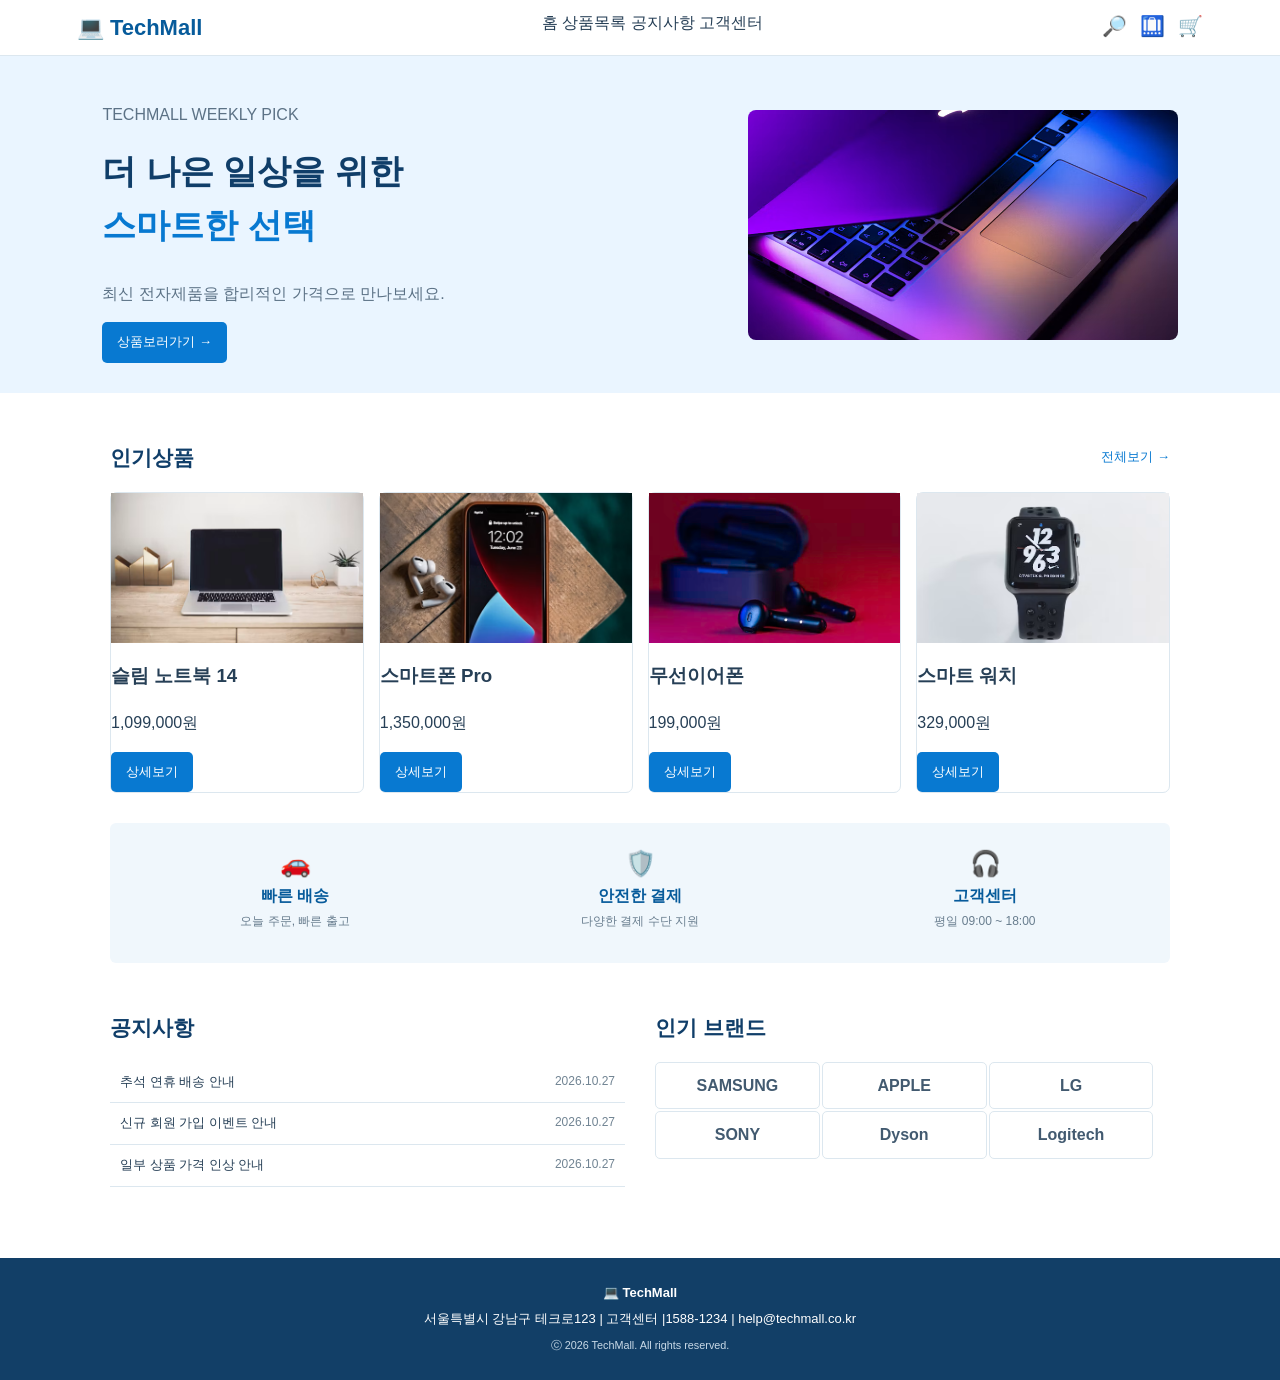
<file: index.html>
<!DOCTYPE html>
<html lang="en">
<head>
    <meta charset="UTF-8">
    <meta name="viewport" content="width=device-width, initial-scale=1.0">
    <link rel="stylesheet" href="css/style.css">
    <title>Techmall | 전자제품 쇼핑몰</title>
</head>
<body>
    <header>
        <div class="logo">
            <a href="index.html">💻 TechMall</a> <!--윈도우+; 이모지-->
        </div>
        <nav>
        <a href="index.html">홈</a>
        <a href="#">상품목록</a>
        <a href="board.html">공지사항</a>
        <a href="#">고객센터</a>
        </nav>
        <div class="header-icons">
            <a href="#">🔎</a>
            <a href="#">🛄</a>
            <a href="#">🛒</a>
        </div>
    </header>
    <main>
        <section class="banner">
            <div class="banner-text">
                <p>TECHMALL WEEKLY PICK</p>
                <h1>더 나은 일상을 위한<br><span>스마트한 선택
                </span></h1>
                <p>최신 전자제품을 합리적인 가격으로 만나보세요.</p>
                <a href="#products" class="button">상품보러가기 →</a>
                <!--앵커추가: #product클릭-> id= product로 이동-->
            </div>
            <img src="img/notebookimg.png" alt="노트북이미지">
        </section>
        <section class="content">
            <div class="section-head">
                <h2>인기상품</h2>
                <a href="#">전체보기 →</a>
            </div>
            <div class="product-list" id="products">
                <article class="product-card">
                    <img src="img/notebook.png" alt="노트북">
                    <div>
                        <h3>슬림 노트북 14</h3>
                        <p class="price">1,099,000원</p>
                        <a href="#" class="button">상세보기</a>
                    </div>
                </article>
                 <article class="product-card">
                    <img src="img/phone.png" alt="스마트폰">
                    <div>
                        <h3>스마트폰 Pro</h3>
                        <p class="price">1,350,000원</p>
                        <a href="#" class="button">상세보기</a>
                    </div>
                </article>
                 <article class="product-card">
                    <img src="img/earphone.png" alt="무선 이어폰">
                    <div>
                        <h3>무선이어폰</h3>
                        <p class="price">199,000원</p>
                        <a href="#" class="button">상세보기</a>
                    </div>               
                </article>
                 <article class="product-card">
                    <img src="img/watch.png" alt="스마트 워치">
                    <div>
                        <h3>스마트 워치</h3>
                        <p class="price">329,000원</p>
                        <a href="#" class="button">상세보기</a>
                    </div>
                </article>
            </div>
        </section>

        <section class="service-list">
            <div>
                <span>🚗</span>
                <b>빠른 배송</b>
                <p>오늘 주문, 빠른 출고</p>
            </div>
            <div>
                <span>🛡️</span>
                <b>안전한 결제</b>
                <p>다양한 결제 수단 지원</p>
            </div>
            <div>
                <span>🎧</span>
                <b>고객센터</b>
                <p>평일 09:00 ~ 18:00</p>
            </div>
        </section>
        <section class="content bottom-content">
            <div>
                <h2>공지사항</h2>
                <ul class ="notice-list">
                    <li><a href="#">추석 연휴 배송 안내</a>
                        <span>2026.10.27</span>
                    </li>
                    <li><a href="#">신규 회원 가입 이벤트 안내</a>
                        <span>2026.10.27</span>
                    </li>
                    <li><a href="#">일부 상품 가격 인상 안내</a>
                        <span>2026.10.27</span>
                    </li>
                </ul>
            </div>
            <div>
                <h2>인기 브랜드</h2>
                <div class="brand-list">
                    <span>SAMSUNG</span>
                    <span>APPLE</span>
                    <span>LG</span>
                    <span>SONY</span>
                    <span>Dyson</span>
                    <span>Logitech</span>

                </div>
            </div>
        </section>
    </main>
    <footer>
        <strong>💻 TechMall</strong>
        <p> 서울특별시 강남구 테크로123 | 고객센터 |1588-1234 | help@techmall.co.kr</p>
        <small>ⓒ 2026 TechMall. All rights reserved.</small>
    </footer>
</body>
</html>
</file>
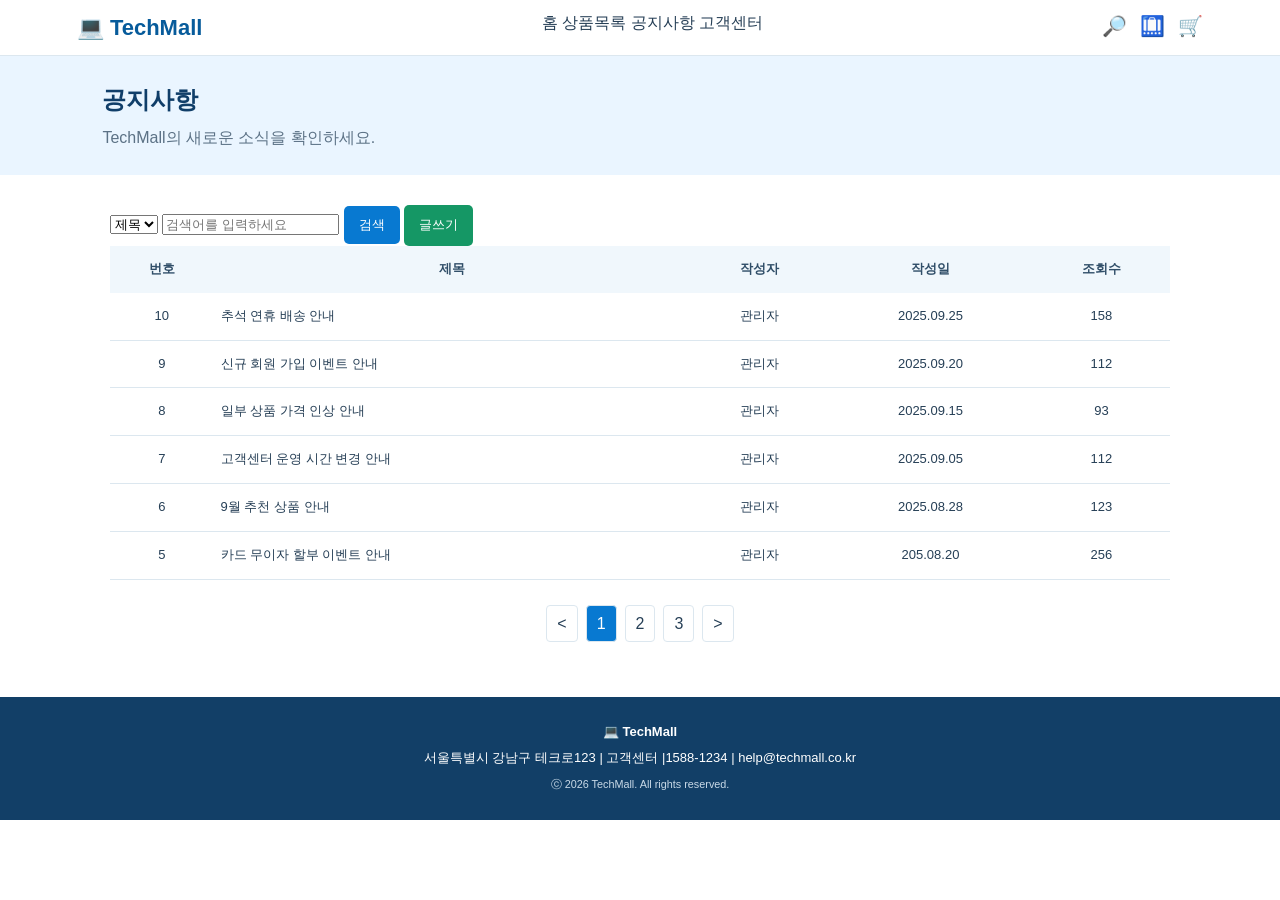
<file: board.html>
<!DOCTYPE html>
<html lang="en">
<head>
    <meta charset="UTF-8">
    <meta name="viewport" content="width=device-width, initial-scale=1.0">
    <link rel="stylesheet" href="css/style.css">
    <title>게시판만들기</title>
</head>
<body>
    <header>
        <div class="logo">
            <a href="index.html">💻 TechMall</a> <!--윈도우+; 이모지-->
        </div>
        <nav>
        <a href="index.html">홈</a>
        <a href="#">상품목록</a>
        <a href="board.html">공지사항</a>
        <a href="#">고객센터</a>
        </nav>
        <div class="header-icons">
            <a href="#">🔎</a>
            <a href="#">🛄</a>
            <a href="#">🛒</a>
        </div>
    </header>

    <main>
      <section class="page-title">
        <h1>공지사항</h1>
        <p>TechMall의 새로운 소식을 확인하세요.</p>
      </section>
      <section class="content board-content">
            <div class="board-search">
                <select>
                    <option>제목</option>
                    <option>내용</option>
                    <option>전체</option>
                </select>
                <input type="text" placeholder="검색어를 입력하세요">
                <button class="button">검색</button>
                <a href="write.html" class="button green-button push-right">글쓰기</a>
            </div>
            <table class="board-table">
                <thead>
                    <tr>
                        <th>번호</th>                    
                        <th>제목</th>
                        <th>작성자</th>
                        <th>작성일</th>
                        <th>조회수</th>
                    </tr>
                </thead>
                <tbody>
                    <tr>
                        <td>10</td>                    
                        <td class="subject"><a href="view.html">추석 연휴 배송 안내</a></td>
                        <td>관리자</td>
                        <td>2025.09.25</td>
                        <td>158</td>
                    </tr>
                    <tr>
                        <td>9</td>                    
                        <td class="subject"><a href="view.html">신규 회원 가입 이벤트 안내</a></td>
                        <td>관리자</td>
                        <td>2025.09.20</td>
                        <td>112</td>
                    </tr>
                    <tr>
                        <td>8</td>                    
                        <td class="subject"><a href="view.html">일부 상품 가격 인상 안내</a></td>
                        <td>관리자</td>
                        <td>2025.09.15</td>
                        <td>93</td>
                    </tr>
                    <tr>
                        <td>7</td>                    
                        <td class="subject"><a href="view.html">고객센터 운영 시간 변경 안내</a></td>
                        <td>관리자</td>
                        <td>2025.09.05</td>
                        <td>112</td>
                    </tr>
                    <tr>
                        <td>6</td>                    
                        <td class="subject"><a href="view.html">9월 추천 상품 안내</a></td>
                        <td>관리자</td>
                        <td>2025.08.28</td>
                        <td>123</td>
                    </tr>
                    <tr>
                        <td>5</td>                    
                        <td class="subject"><a href="view.html">카드 무이자 할부 이벤트 안내</a></td>
                        <td>관리자</td>
                        <td>205.08.20</td>
                        <td>256</td>
                    </tr>
                </tbody>
            </table>
            <div class="pagination">
                <a href="#"><</a>
                <a href="#" class="active">1</a>
                <a href="#">2</a>
                <a href="#">3</a>
                <a href="#">></a>
            </div>

        </section>
        
    </main>
    <footer>
        <strong>💻 TechMall</strong>
        <p> 서울특별시 강남구 테크로123 | 고객센터 |1588-1234 | help@techmall.co.kr</p>
        <small>ⓒ 2026 TechMall. All rights reserved.</small>
    </footer>
</body>
</html>
</file>
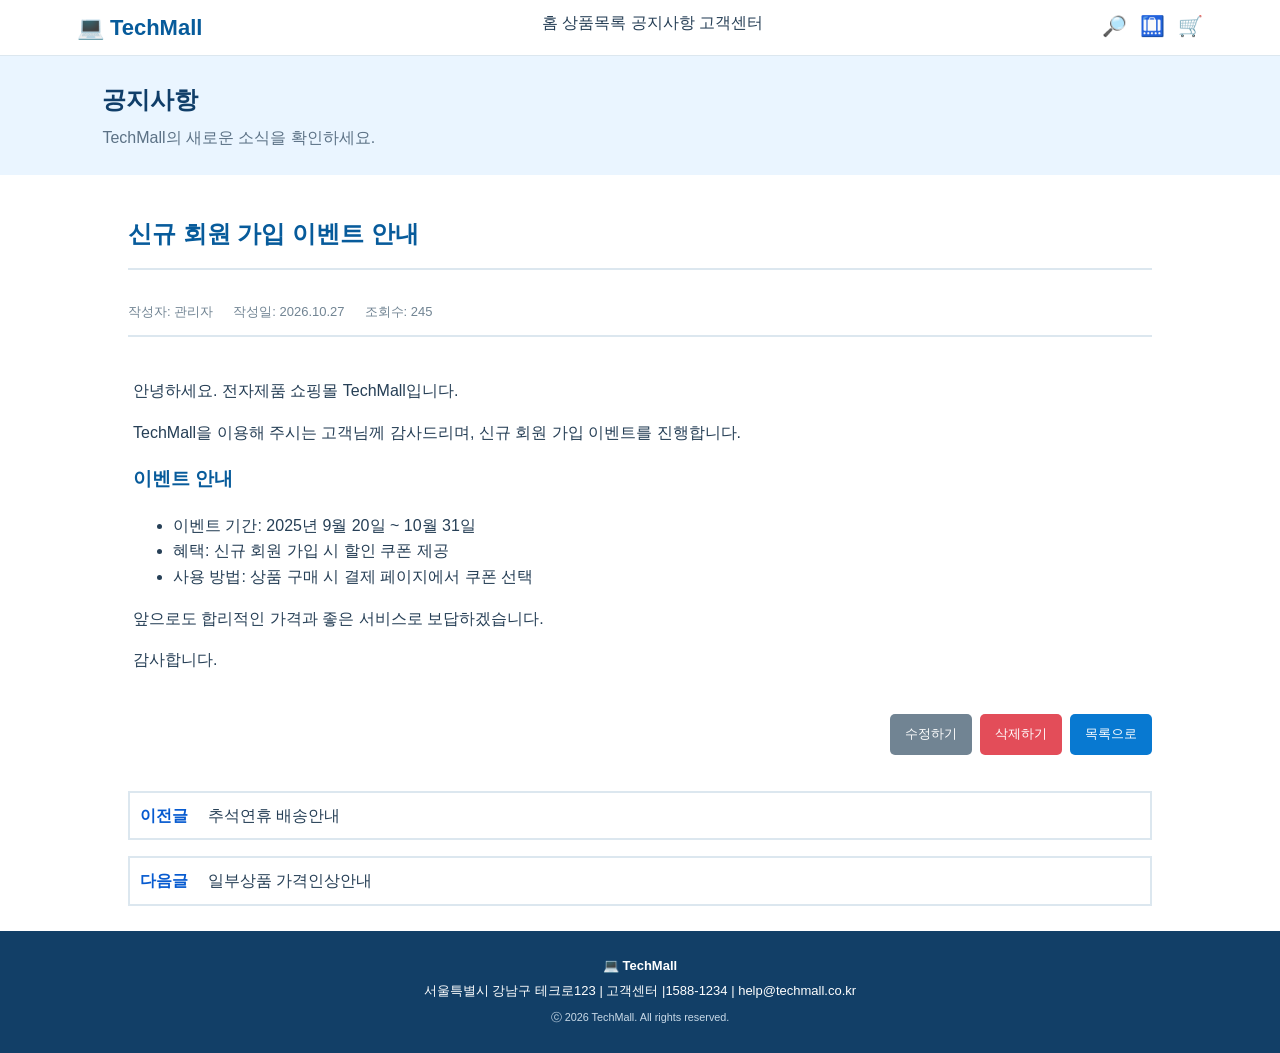
<file: view.html>
<!DOCTYPE html>
<html lang="en">
<head>
    <meta charset="UTF-8">
    <meta name="viewport" content="width=device-width, initial-scale=1.0">
    <link rel="stylesheet" href="css/style.css">
    <title>Document</title>
</head>
<body>
     <header>
        <div class="logo">
            <a href="index.html">💻 TechMall</a> <!--윈도우+; 이모지-->
        </div>
        <nav>
        <a href="index.html">홈</a>
        <a href="#">상품목록</a>
        <a href="board.html">공지사항</a>
        <a href="#">고객센터</a>
        </nav>
        <div class="header-icons">
            <a href="#">🔎</a>
            <a href="#">🛄</a>
            <a href="#">🛒</a>
        </div>
    </header>

    <main>
      <section class="page-title">
        <h1>공지사항</h1>
        <p>TechMall의 새로운 소식을 확인하세요.</p>
      </section>
      <section class="article-content">
         <h2>신규 회원 가입 이벤트 안내</h2>
         <div class= "article-info">
            <span>작성자: 관리자</span>
            <span>작성일: 2026.10.27</span>
            <span>조회수: 245</span>
         </div>
         <div class="article-body">
            <p>안녕하세요. 전자제품 쇼핑몰 TechMall입니다.</p>
            <p>TechMall을 이용해 주시는 고객님께 감사드리며, 신규 회원 가입 이벤트를 진행합니다.</p>
            <h3>이벤트 안내</h3>
            <ul>
                <li>이벤트 기간: 2025년 9월 20일 ~ 10월 31일</li>
                <li>혜택: 신규 회원 가입 시 할인 쿠폰 제공</li>
                <li>사용 방법: 상품 구매 시 결제 페이지에서 쿠폰 선택</li>
            </ul>
            <p>앞으로도 합리적인 가격과 좋은 서비스로 보답하겠습니다.</p>
            <p>감사합니다.</p>
         </div>
         <div class="article-buttons">
            <a href="write.html" class="button gray-button">수정하기</a>
            <a href="#" class="button red-button">삭제하기</a>
            <a href="board.html" class="button">목록으로</a>
         </div>
      </section>
      <section class="prev-next">
        <p>
            <b>이전글</b>
            <a href="#">추석연휴 배송안내</a>
        </p>
        <p>
            <b>다음글</b>
            <a href="#">일부상품 가격인상안내</a>
        </p>
      </section>
    </main>
    <footer>
        <strong>💻 TechMall</strong>
        <p> 서울특별시 강남구 테크로123 | 고객센터 |1588-1234 | help@techmall.co.kr</p>
        <small>ⓒ 2026 TechMall. All rights reserved.</small>
    </footer>
</body>
</html>
</file>
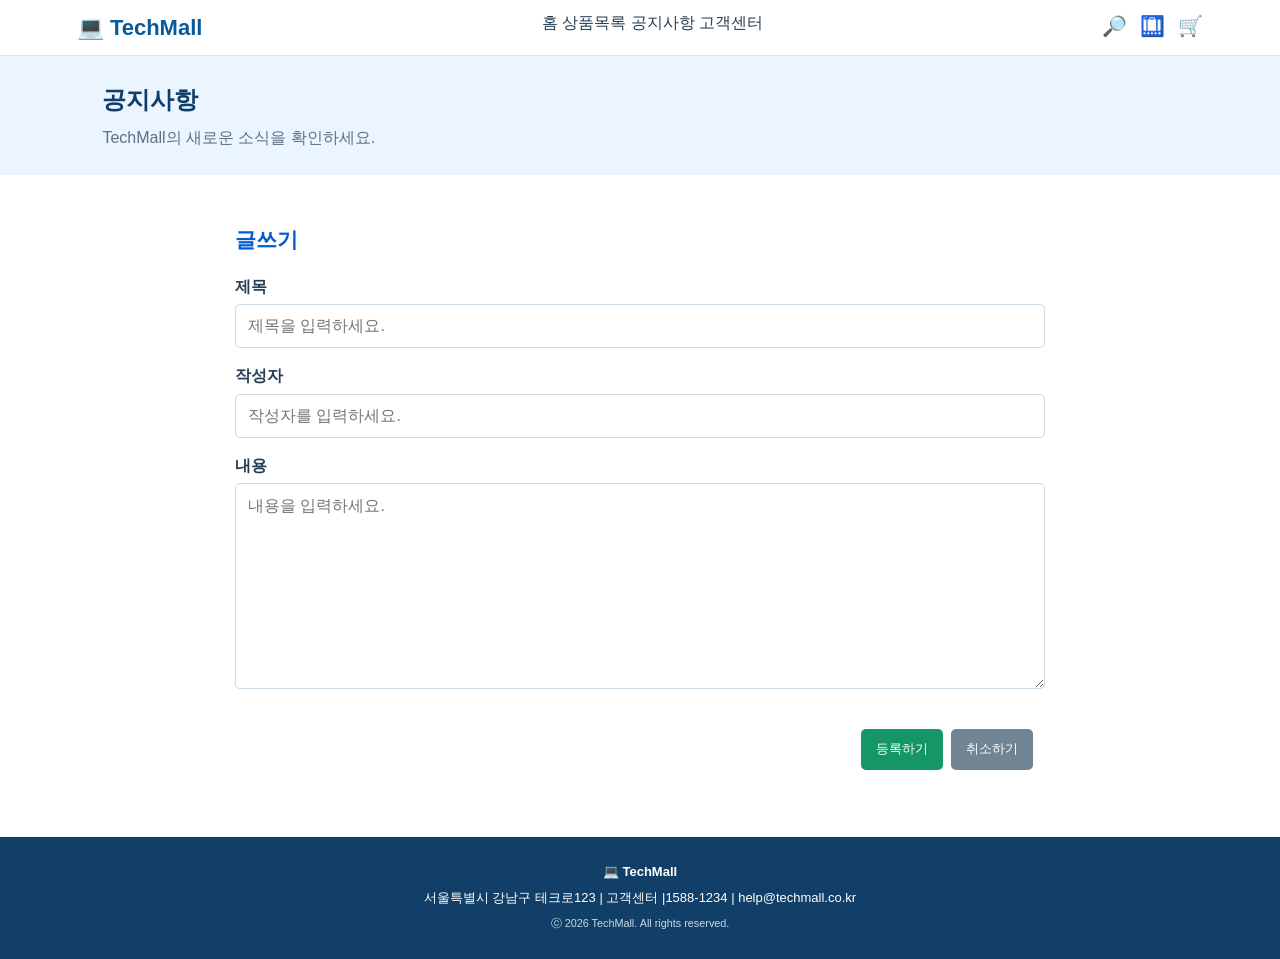
<file: write.html>
<!DOCTYPE html>
<html lang="en">
<head>
    <meta charset="UTF-8">
    <meta name="viewport" content="width=device-width, initial-scale=1.0">
    <link rel="stylesheet" href="css/style.css">
    <title>Document</title>
</head>
<body>
     <header>
        <div class="logo">
            <a href="index.html">💻 TechMall</a> <!--윈도우+; 이모지-->
        </div>
        <nav>
        <a href="index.html">홈</a>
        <a href="#">상품목록</a>
        <a href="board.html">공지사항</a>
        <a href="#">고객센터</a>
        </nav>
        <div class="header-icons">
            <a href="#">🔎</a>
            <a href="#">🛄</a>
            <a href="#">🛒</a>
        </div>
    </header>

    <main>
      <section class="page-title">
        <h1>공지사항</h1>
        <p>TechMall의 새로운 소식을 확인하세요.</p>
      </section>
      <section class="content form-content">
        <h2>글쓰기</h2>
        <form>
            <label>제목</label>
            <input type="text" placeholder="제목을 입력하세요.">
            <label>작성자</label>
            <input type="text" placeholder="작성자를 입력하세요.">
            <label>내용</label>
            <textarea rows="10" placeholder="내용을 입력하세요."></textarea>
            <div class="form-buttons">            
                <button class="button green-button" type="submit">등록하기</button>
                <a href="board.html" class="button gray-button">취소하기</a>
            </div>

        </form>


      </section>

    </main>
    <footer>
        <strong>💻 TechMall</strong>
        <p> 서울특별시 강남구 테크로123 | 고객센터 |1588-1234 | help@techmall.co.kr</p>
        <small>ⓒ 2026 TechMall. All rights reserved.</small>
    </footer>
</body>
</html>
</file>
<file: css/style.css>
/*모든 페이지 공통스타일*/
*{
    box-sizing: border-box;
}
body{
    margin: 0;
    font-family: arial,"맑은고딕",sans-serif;
    background-color: white;
    color:#263f56;
    line-height: 1.6;;
}

a{
    text-decoration: none;
    color: inherit;
}
/*header 디자인*/
header{
    display:  flex;
    justify-content: space-between;
    align-content: center;
    padding: 10px 6%;
    background-color: white;
    color:#263f56;
    gap: 20px;
    border-bottom: 1px solid #dce7ef;
}
.logo{ 
    font-size: 22px;
    color: #075b9b;
    font-weight: bold;
}
.nav a{
    font-size: 14px;
    font-weight: bold;
    color: #304e68;
    margin-left: 10px;
    margin-right: 10px;
}
nav a:hover{
    color: #0879d1;
}
.header-icons{
    display: flex;
    gap:13px;
    font-size: 20px;
}
.banner{
    min-height: 300px;
    padding: 30px 8%;
    background-color: #eaf5ff;
    display: flex;
    justify-content: space-between;
    gap: 25px;
    align-items: center;
}
.banner .small-title{
    font-size: 12px;
    font-weight: bold;
    color: #0879d1;
}
.banner h1{
    font-size: 34px;
    color: #103e69;
    margin-top: 8px;
    margin-top: 8px;
}
.banner h1 span{
    color: #0879d1;
}
.banner p{
    color: #5c7286;
}
.banner img{
    width: 40%;
    height: 230px;
    object-fit: cover; 
    /*이미지 가로세로 비율 유지,부모 박스의 가로세로 크기에 맞춰서 이미지가 확대,축소*/
    border-radius: 8px;
}
.button {
    display: inline-block;
    background-color: #0879d1;
    color: white;
    border:0;
    border-radius: 5px;
    font-size:  13px;
    padding: 10px 15px;
}
.button:hover{
    background-color: #075b9b;
}
.green-button{
    background-color: #159765;
}
.gray-button{
    background-color: #718493;
}
.red-button{
    background-color: #e34d59;
}

/*컨텐츠 공통속성*/
.content{
    max-width: 1100px;
    margin: 0 auto; /*가운데 정렬*/
    padding: 30px 20px;
}
.section-head{
    display: flex;
    justify-content: space-between;
    align-items: center;

}
.content h2{
    font-size: 21px;
    color: #103e69;
}
.section-head a{
    color: #0879d1;
    font-size: 13px;

}

/*상품 카드 리스트*/
.product-list{
    display: flex;
    gap: 15px;
}
.product-card{
    flex: 1; /*보기좋게 균등배분 꼭 넣기*/
    border: 1px solid #dce7ef;
    border-radius: 7px;
    background-color: white;
}
.product-card img{
    display: block;
    width: 100%;
    height: 150px;
    object-fit: cover;
    background-color: #edf5f1;
}
.product-info{
    padding: 12px;
}
.product-info h3{
    font-size: 15px;
    margin-top: 0;
    margin-bottom: 0;
}
.product-info .price{
    font-weight: bold;
    color: #075b9b;
    margin-top: 5px; /*h는 기본값 여백이 있으므로 여백삭제*/
}
/*서비스 리스트 디자인*/
.service-list{
    display: flex;
    max-width: 1060px;
    margin: 0 auto;
    padding: 20px;
    gap:15px;
    background-color: #f0f7fc;
    border-radius: 6px;
}
.service-list div{
     flex: 1;
     text-align: center;
}
.service-list span{
    display: block;
    font-size: 25px;
}
.service-list b{
    color: #075b9b;
}
.service-list p{
    font-size: 12px;
    color: #687d8e;
    margin-top: 3px;
}
/*공지사항과 브랜드*/
.bottom-content{
    display: flex;
    gap: 30px;
    justify-content: space-between;
}
.bottom-content div{
    flex: 1;

}
.notice-list {
    list-style: none;
    padding: 0; /*리스트에서 말머리 기호때문에 잡혀있는 패딩 여백영역 제거*/

}
.notice-list li{
    display: flex;
    justify-content: space-between; 
    border-bottom: 1px solid #dce7ef;
    padding: 10px;
    font-size: 13px;
}
.notice-list span{
    font-size: 12px;
    color:#718493;
}
.brand-list{
    display: flex;
    gap: 2px;
    flex-wrap: wrap; /*공간이 부족하면 자동 줄바꿈*/
}
.brand-list span{
    width: 32%;
    box-sizing: border-box;
    border:1px solid #dce7ef;
    border-radius: 5px;
    font-weight: bold;
    color: #425a70;
    padding: 10px;
    text-align: center;
}
footer{
    text-align: center;
    background-color: #123f67;
    color:white;
    padding: 25px 15px;
    font-size: 13px;
    margin-top: 25px;
}
footer small{
    color: #c8d9e7;
}
footer p {
    margin-top: 5px;
    margin-bottom: 5px;
}
.page-title{
    background-color: #eaf5ff;
    padding: 25px 8%;
}
.page-title h1{
color:#103e69;
margin-top:0;
margin-bottom: 5px;
}
.page-title p{
color:#5c7286;
margin-top: 0;
margin-bottom: 0;
}
.board-serch{
    display: flex;
    gap: 8px;
    align-self: center;
    margin-bottom: 15px;
}
.board-serch select{
    height: 40px;
    padding: 10px;
    border:1px solid #cbdbe7;
    border-radius: 5px;
    background-color: white;
}
.board-serch input{
    width: 250px;
    height:40px;
    padding: 10px;
    border:1px solid #cbdbe7;
    border-radius: 5px;
    background-color: white;
}
.board-serch.button{
    margin-left: auto;
}
.push-right{
    margin-left: auto;
}

.board-table{
    width: 100%;
    text-align: center;
    font-size: 13px;
    border-collapse: collapse;
}
.board-table th{
    padding: 13px 7px;
    background-color: #f0f7fc;
    color: #304e68;
}
.board-table td{
    padding: 13px 7px;
    border-bottom: 1px solid #dce7ef;
}
.board-table .subject{
    text-align: left;
}
.board-table .subject a:hover{
    color: #0879d1;
    text-decoration: underline;
    font-weight: bold;
}
.pagination{
    display: flex;
    justify-content: center;
    gap: 8px;
    margin-top: 25px;

}
.pagination a {
    border: 1px solid #dce7ef;
    border-radius: 4px;
    padding: 5px 10px;
}

.pagination .active {
    background-color: #0879d1;
    color: white;
}

.article-content {
   padding: 20px 10%;
}
.article-content h2{
   border-bottom: 2px solid #dce7ef;
   padding-bottom: 15px;
   color:#075b9b;
   
}
.article-info{
    display: flex;
    gap:20px;
    border-bottom: 2px solid #dce7ef;
    font-size: 13px;
    color:#718493;
    padding: 12px 0;

}
.article-info span{
font-size: 13px;
color:#718493;
padding-bottom: 0;
padding-top: 0;
}
.article-body{
    padding: 25px 5px;
    min-height: 250px;/*늘어날수있음*/
}
.article-body h3{
    color:#075b9b;
} 
.article-buttons{
    display: flex;
    justify-content: flex-end;
    gap:8px;
}
.prev-next{
padding-top: 0;
margin-left: 10%;
margin-right: 10%;

}
.prev-next p{
    border:2px solid #dce7ef;
    padding: 10px;
    display: flex;
    gap: 20px;

}
.prev-next b{
    color: #075bd0;
}

.form-content{
    max-width: 850px;
   
}
.form-content h2{
   color: #075bd0;
   
}
.form-content label{
    display: block;
    font-weight: bold;
    margin-top: 15px;
    margin-bottom: 5px;
}
.form-content input{
    width: 100%;
    padding: 12px;
    border: 1px solid #cbdbe7;
    border-radius: 5px;
    font-family: inherit;
    font-size: 16px;
}
.form-content textarea{
    width: 100%;
    padding: 12px;
    border: 1px solid #cbdbe7;
    border-radius: 5px;
    font-family: inherit;
    font-size: 16px;
    resize: vertical; /*사용자가 세로 방향으로만 입력창 확장*/
}
.form-buttons{
    display: flex;
    justify-content: flex-end;
    gap:8px;
    padding: 12px;
    font-size: 16px;
    margin-top: 20px;
}

/*모바일 화면에서 보기좋게 배치 (700미만 화면)*/
@media (max-width:700px) {
    header{
        flex-wrap: wrap;
        justify-content: center;
    }
    nav{
        width: 100%;
        text-align: center;
    }
    nav a{
        font-size: 12px;
        margin: 5px;
    }
    .header-icons{
        display: none;
    }
    .banner{
        flex-direction: column;
        align-items: flex-start;
    }
    .banner img {
        width: 100%;
        height: 200px;
    }    
    .product-list{
        flex-wrap: wrap;
    }
    .product-card{
        flex:1 1 45%;
    }
    .service-list{
        flex-direction: column;
    }
    .bottom-content{
        flex-direction: column;
    }
}
</file>
